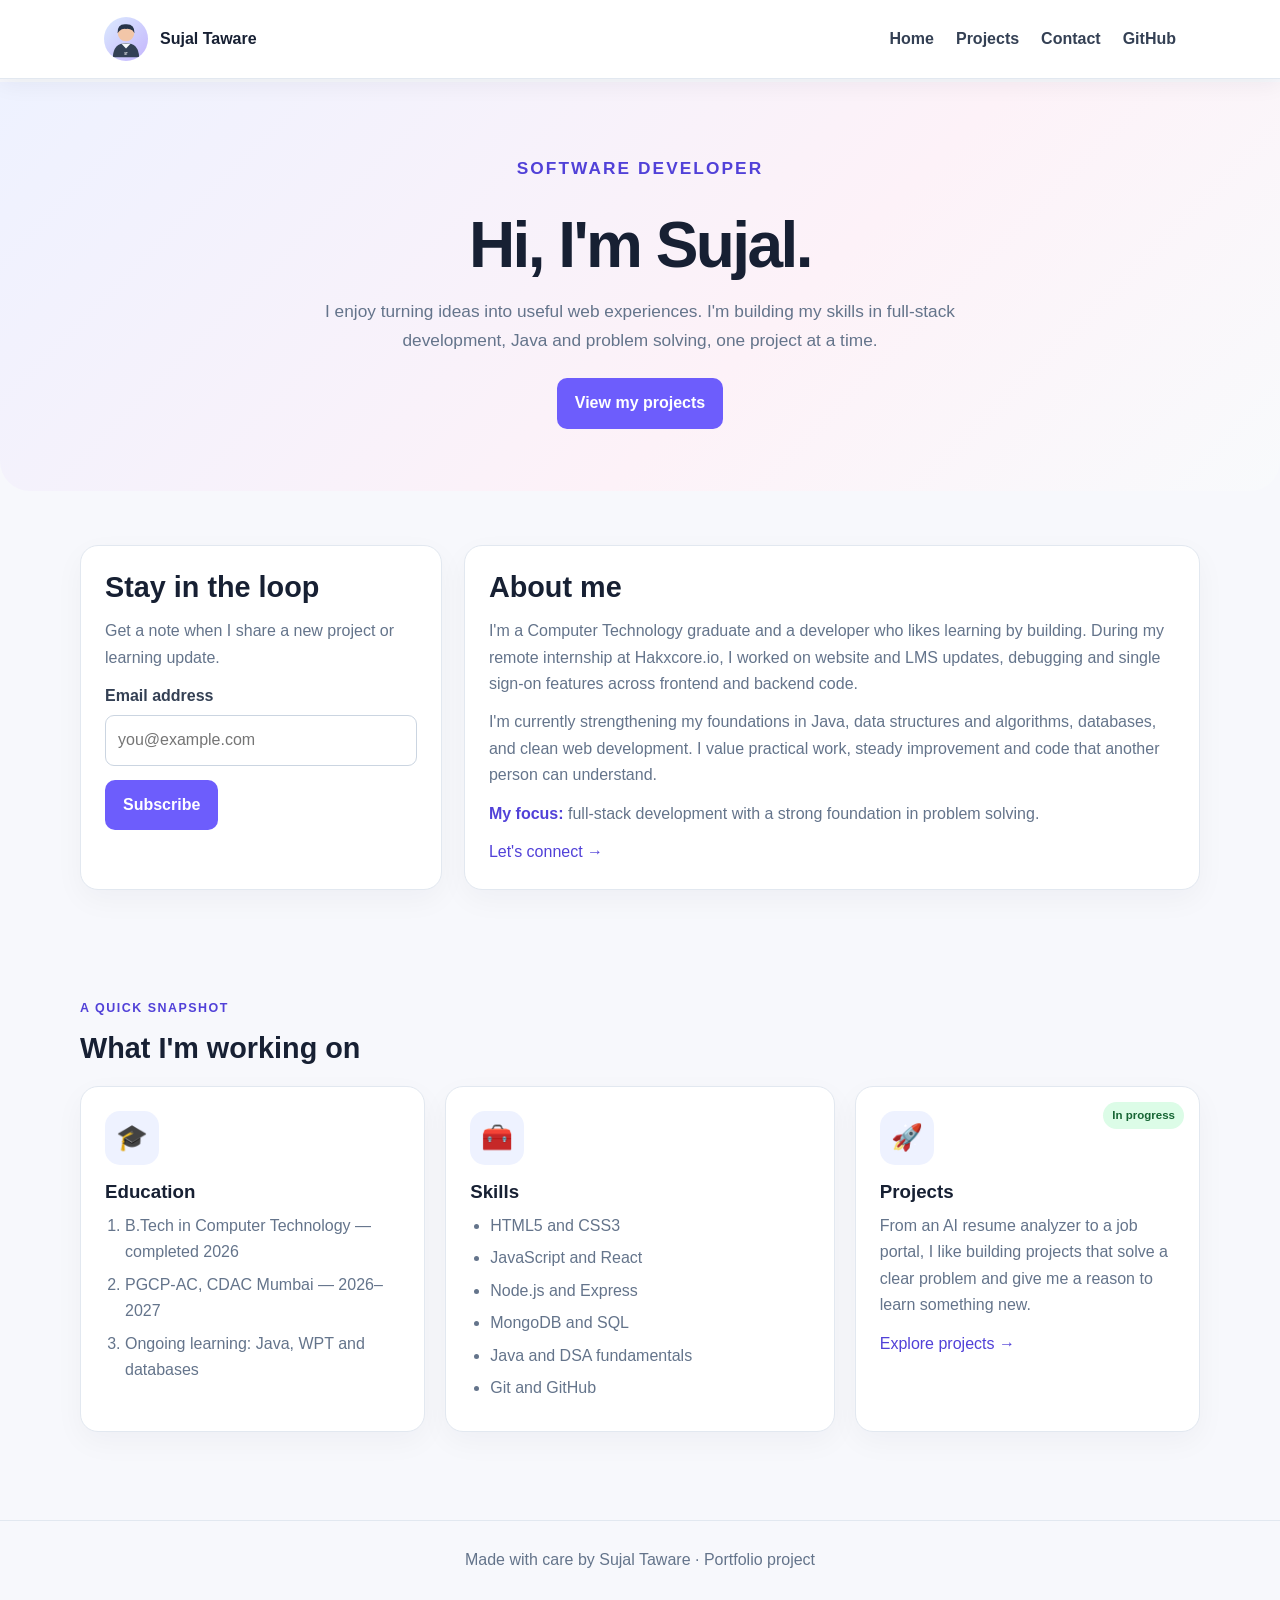
<file: portfolio/index.html>
<!DOCTYPE html>
<html lang="en">
<head>
  <meta charset="UTF-8">
  <meta name="viewport" content="width=device-width, initial-scale=1.0">
  <title>Sujal Taware | Developer Portfolio</title>
  <link rel="stylesheet" href="style.css">
</head>
<body>
  <header class="site-header">
    <div class="nav-row">
      <a class="brand" href="index.html">
        <img src="images/profile-avatar.svg" alt="avatar" width="44" height="44">
        <span>Sujal Taware</span>
      </a>
      <nav id="main-nav" aria-label="Main navigation">
        <a href="index.html">Home</a>
        <a href="projects.html">Projects</a>
        <a href="contact.html">Contact</a>
        <a href="https://github.com/sujaltawarecmaug26" target="_blank" rel="noopener">GitHub</a>
      </nav>
    </div>
  </header>

  <main>
    <section class="hero">
      <p class="eyebrow">Software Developer</p>
      <h1>Hi, I'm Sujal.</h1>
      <p>I enjoy turning ideas into useful web experiences. I'm building my skills in full-stack development, Java and problem solving, one project at a time.</p>
      <a class="button" href="projects.html">View my projects</a>
    </section>

    <section class="section page-wrap">
      <div class="middle-row">
        <aside class="subscribe-box">
          <h2>Stay in the loop</h2>
          <p>Get a note when I share a new project or learning update.</p>
          <form action="#" method="get">
            <label for="subscriber-email">Email address</label>
            <input type="email" id="subscriber-email" name="subscriber-email" placeholder="you@example.com" required>
            <button type="submit">Subscribe</button>
          </form>
          <!-- <p class="note">Demo form — no email is stored yet.</p> -->
        </aside>
        <article class="about-box">
          <h2>About me</h2>
          <p>I'm a Computer Technology graduate and a developer who likes learning by building. During my remote internship at Hakxcore.io, I worked on website and LMS updates, debugging and single sign-on features across frontend and backend code.</p>
          <p>I'm currently strengthening my foundations in Java, data structures and algorithms, databases, and clean web development. I value practical work, steady improvement and code that another person can understand.</p>
          <p><span class="highlight">My focus:</span> full-stack development with a strong foundation in problem solving.</p>
          <a href="contact.html">Let's connect →</a>
        </article>
      </div>
    </section>

    <section class="section page-wrap">
      <p class="eyebrow">A quick snapshot</p>
      <h2>What I'm working on</h2>
      <div class="card-row">
        <article class="card">
          <div class="card-icon" aria-hidden="true">🎓</div>
          <h3>Education</h3>
          <ol class="timeline">
            <li>B.Tech in Computer Technology — completed 2026</li>
            <li>PGCP-AC, CDAC Mumbai — 2026–2027</li>
            <li>Ongoing learning: Java, WPT and databases</li>
          </ol>
        </article>
        <article class="card">
          <div class="card-icon" aria-hidden="true">🧰</div>
          <h3>Skills</h3>
          <ul id="skills-list">
            <li>HTML5 and CSS3</li><li>JavaScript and React</li><li>Node.js and Express</li>
            <li>MongoDB and SQL</li><li>Java and DSA fundamentals</li><li>Git and GitHub</li>
          </ul>
        </article>
        <article class="card">
          <span class="badge-new">In progress</span>
          <div class="card-icon" aria-hidden="true">🚀</div>
          <h3>Projects</h3>
          <p>From an AI resume analyzer to a job portal, I like building projects that solve a clear problem and give me a reason to learn something new.</p>
          <a href="projects.html">Explore projects →</a>
        </article>
      </div>
    </section>
  </main>

  <footer class="site-footer">Made with care by Sujal Taware · Portfolio project</footer>
</body>
</html>
</file>
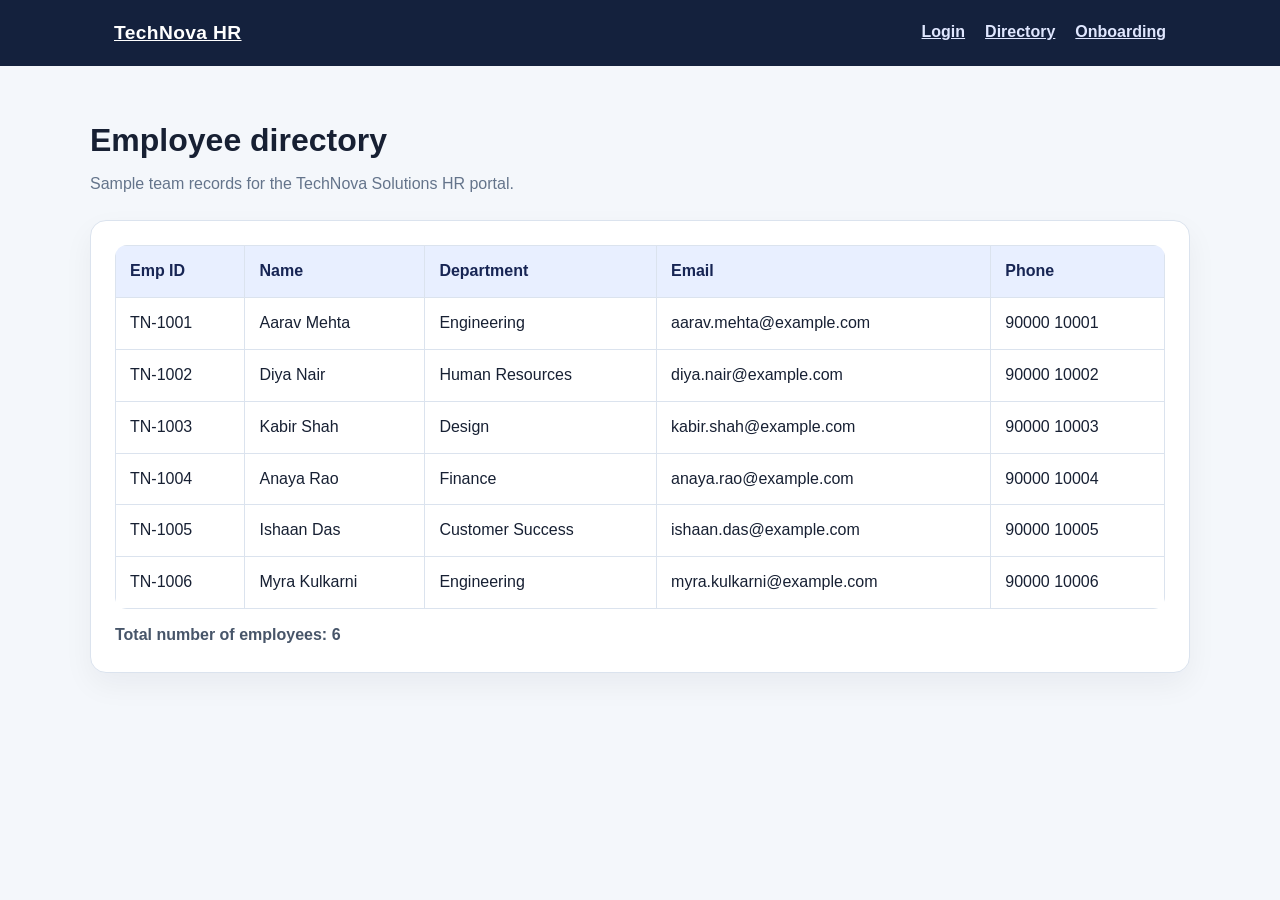
<file: hr-portal/directory.html>
<!DOCTYPE html>
<html lang="en">
<head><meta charset="UTF-8"><meta name="viewport" content="width=device-width, initial-scale=1.0"><title>Employee Directory | TechNova HR</title><link rel="stylesheet" href="style.css"></head>
<body>

<header class="site-header">
  <div class="nav-row">
    <a class="brand" href="login.html">TechNova HR</a>
    <nav aria-label="HR portal navigation">
      <a href="login.html">Login</a><a href="directory.html">Directory</a><a href="onboarding.html">Onboarding</a>
    </nav>
  </div>
</header>

<main>
  <div class="page-heading"><h1>Employee directory</h1><p>Sample team records for the TechNova Solutions HR portal.</p></div>
  <section class="panel">
    <div class="table-wrap">
      <table cellpadding="0" cellspacing="0">
        <thead><tr><th>Emp ID</th><th>Name</th><th>Department</th><th>Email</th><th>Phone</th></tr></thead>
        <tbody>
          <tr><td>TN-1001</td><td>Aarav Mehta</td><td>Engineering</td><td>aarav.mehta@example.com</td><td>90000 10001</td></tr>
          <tr><td>TN-1002</td><td>Diya Nair</td><td>Human Resources</td><td>diya.nair@example.com</td><td>90000 10002</td></tr>
          <tr><td>TN-1003</td><td>Kabir Shah</td><td>Design</td><td>kabir.shah@example.com</td><td>90000 10003</td></tr>
          <tr><td>TN-1004</td><td>Anaya Rao</td><td>Finance</td><td>anaya.rao@example.com</td><td>90000 10004</td></tr>
          <tr><td>TN-1005</td><td>Ishaan Das</td><td>Customer Success</td><td>ishaan.das@example.com</td><td>90000 10005</td></tr>
          <tr><td>TN-1006</td><td>Myra Kulkarni</td><td>Engineering</td><td>myra.kulkarni@example.com</td><td>90000 10006</td></tr>
        </tbody>
      </table>
    </div>
    <p class="total">Total number of employees: 6</p>
  </section>
</main>
</body>
</html>
</file>
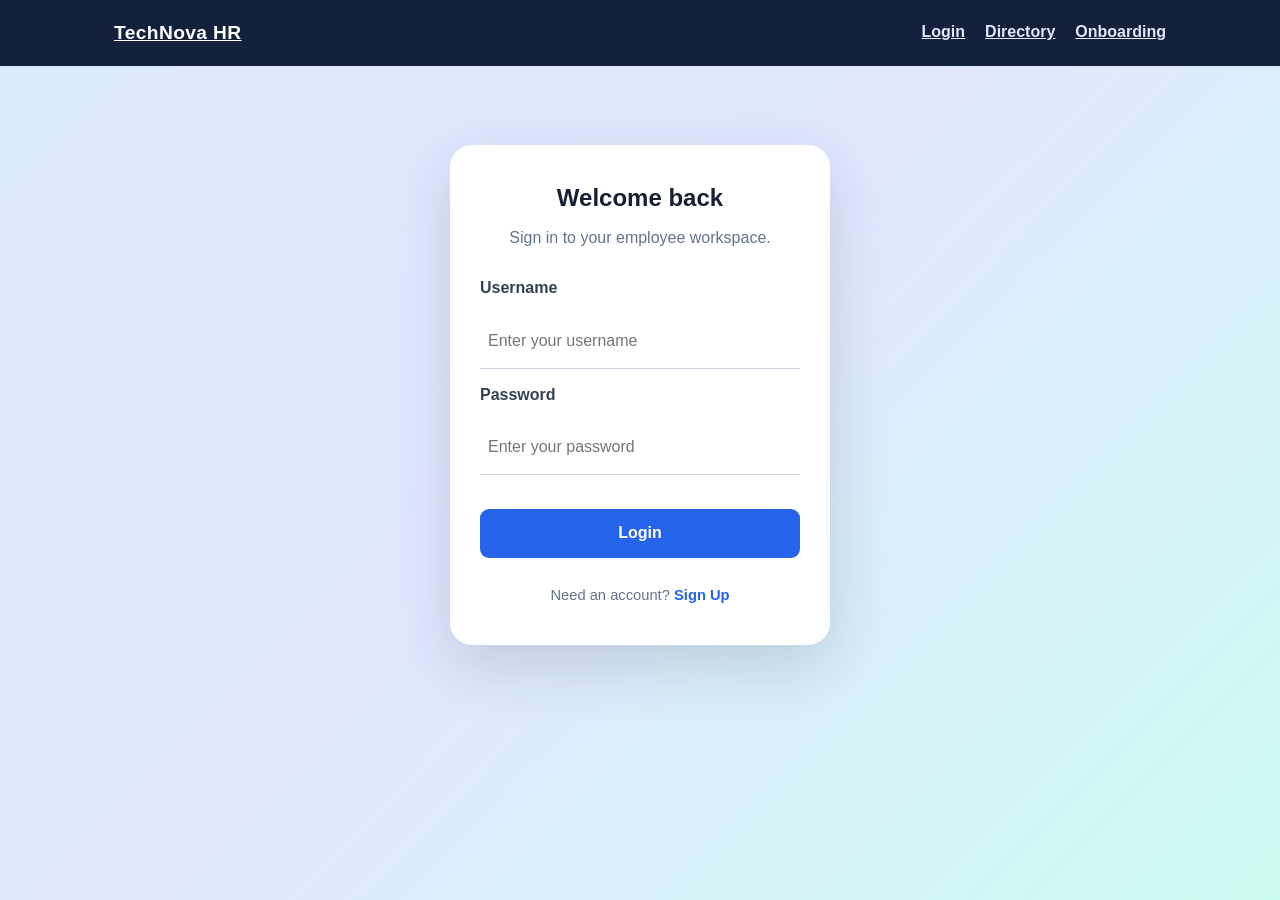
<file: hr-portal/login.html>
<!DOCTYPE html>
<html lang="en">
<head><meta charset="UTF-8"><meta name="viewport" content="width=device-width, initial-scale=1.0"><title>TechNova HR | Login</title><link rel="stylesheet" href="style.css"></head>
<body class="login-page">

<header class="site-header">
  <div class="nav-row">
    <a class="brand" href="login.html">TechNova HR</a>
    <nav aria-label="HR portal navigation">
      <a href="login.html">Login</a><a href="directory.html">Directory</a><a href="onboarding.html">Onboarding</a>
    </nav>
  </div>
</header>

<main>
  <section class="login-card">
    <h1>Welcome back</h1>
    <p>Sign in to your employee workspace.</p>
    <!-- Demo only: this form has no authentication backend yet. -->
    <form action="#" method="post" style="display:block;">
      <label for="username" style="text-align:left;">Username</label>
      <input class="login-input" type="text" id="username" name="username" placeholder="Enter your username" autocomplete="username" required>
      <label for="password" style="text-align:left;">Password</label>
      <input class="login-input" type="password" id="password" name="password" placeholder="Enter your password" autocomplete="current-password" required>
      <button id="login-button" type="submit">Login</button>
    </form>
    <p class="signup-line">Need an account? <a href="onboarding.html">Sign Up</a></p>
  </section>
</main>
</body>
</html>
</file>
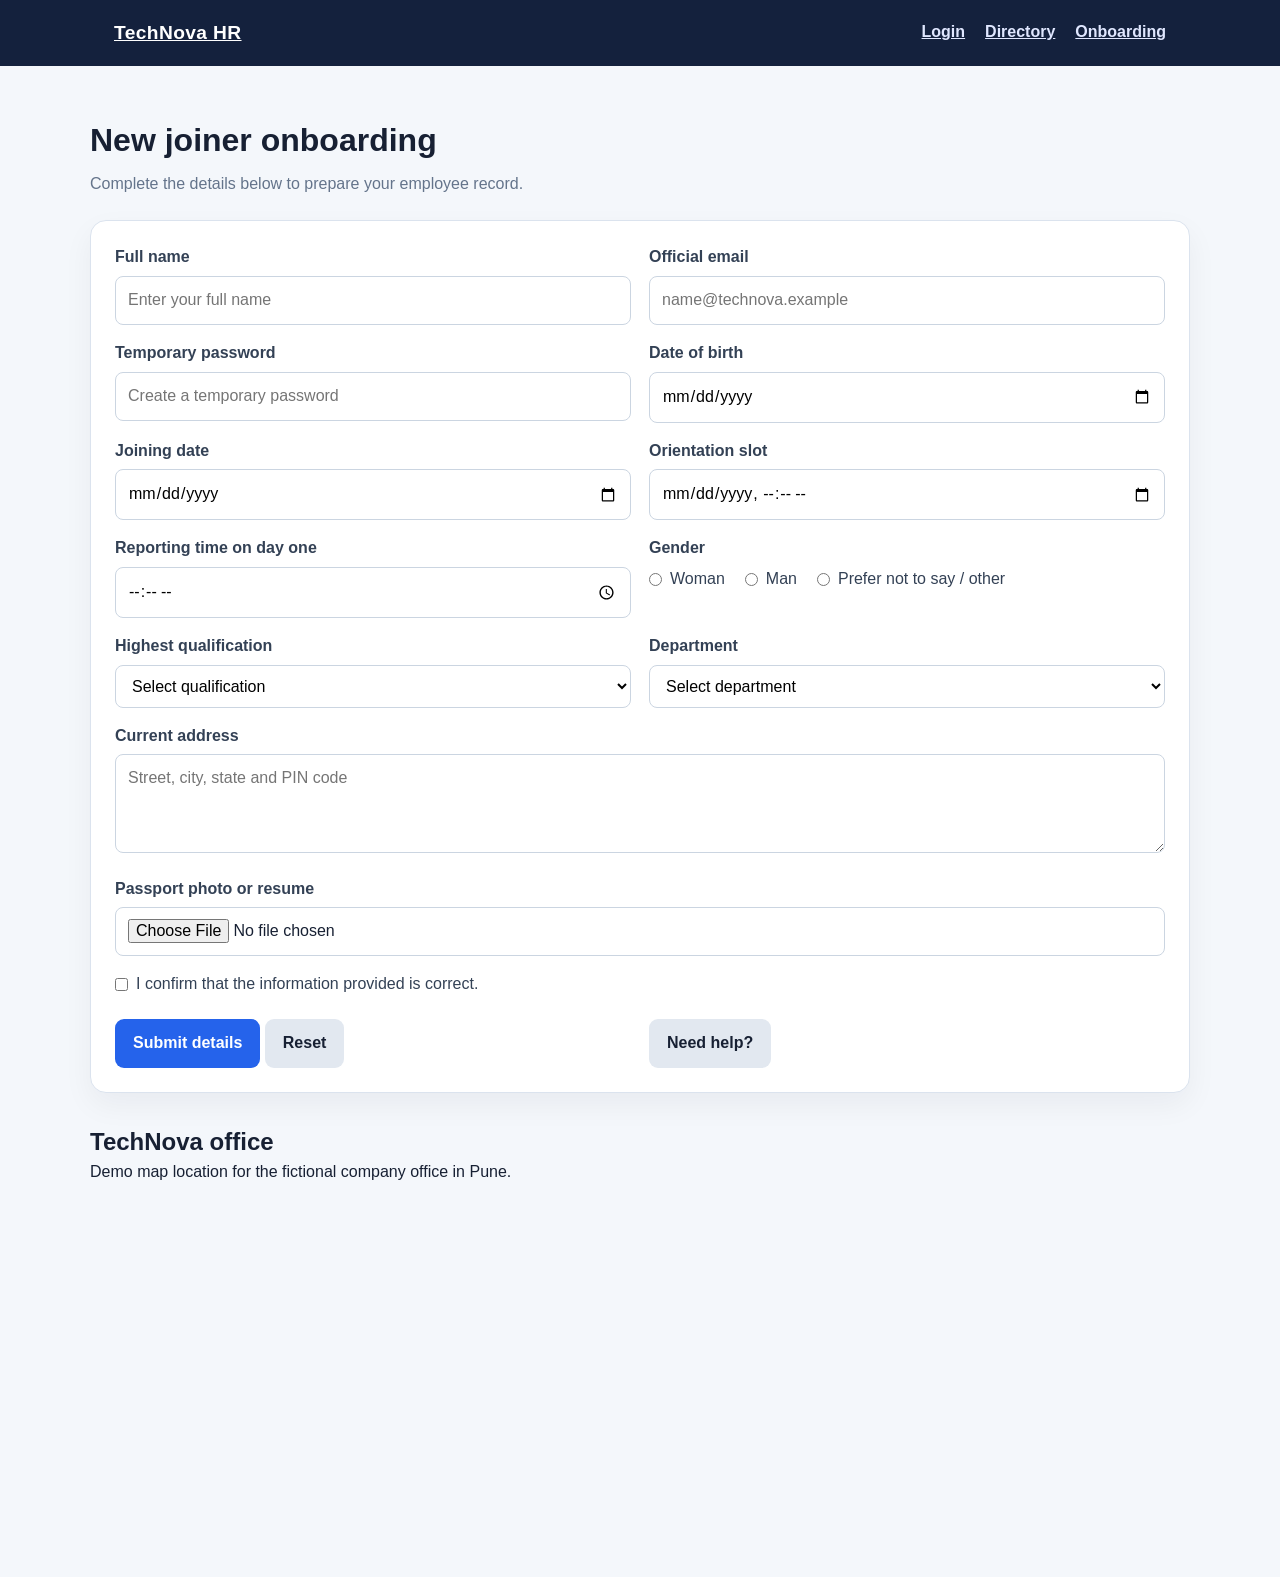
<file: hr-portal/onboarding.html>
<!doctype html>
<html lang="en">
  <head>
    <meta charset="UTF-8" />
    <meta name="viewport" content="width=device-width, initial-scale=1.0" />
    <title>New Joiner Onboarding | TechNova HR</title>
    <link rel="stylesheet" href="style.css" />
  </head>
  <body>
    <header class="site-header">
      <div class="nav-row">
        <a class="brand" href="login.html">TechNova HR</a>
        <nav aria-label="HR portal navigation">
          <a href="login.html">Login</a><a href="directory.html">Directory</a
          ><a href="onboarding.html">Onboarding</a>
        </nav>
      </div>
    </header>

    <main>
      <div class="page-heading">
        <h1>New joiner onboarding</h1>
        <p>Complete the details below to prepare your employee record.</p>
      </div>
      <section class="panel">
        <form
          action="https://example.com/hr/onboarding"
          method="post"
          enctype="multipart/form-data"
        >
          <div>
            <label for="full-name">Full name</label
            ><input
              type="text"
              id="full-name"
              name="full-name"
              placeholder="Enter your full name"
              required
            />
          </div>
          <div>
            <label for="official-email">Official email</label
            ><input
              type="email"
              id="official-email"
              name="official-email"
              placeholder="name@technova.example"
              required
            />
          </div>
          <div>
            <label for="temporary-password">Temporary password</label
            ><input
              type="password"
              id="temporary-password"
              name="temporary-password"
              placeholder="Create a temporary password"
              required
            />
          </div>
          <div>
            <label for="date-of-birth">Date of birth</label
            ><input
              type="date"
              id="date-of-birth"
              name="date-of-birth"
              required
            />
          </div>
          <div>
            <label for="joining-date">Joining date</label
            ><input
              type="date"
              id="joining-date"
              name="joining-date"
              required
            />
          </div>
          <div>
            <label for="orientation-slot">Orientation slot</label
            ><input
              type="datetime-local"
              id="orientation-slot"
              name="orientation-slot"
              required
            />
          </div>
          <div>
            <label for="reporting-time">Reporting time on day one</label
            ><input
              type="time"
              id="reporting-time"
              name="reporting-time"
              required
            />
          </div>
          <div>
            <label>Gender</label>
            <div class="radio-options">
              <label
                ><input
                  type="radio"
                  id="gender-woman"
                  name="gender"
                  value="woman"
                  required
                />
                Woman</label
              >
              <label
                ><input
                  type="radio"
                  id="gender-man"
                  name="gender"
                  value="man"
                />
                Man</label
              >
              <label
                ><input
                  type="radio"
                  id="gender-other"
                  name="gender"
                  value="other"
                />
                Prefer not to say / other</label
              >
            </div>
          </div>
          <div>
            <label for="qualification">Highest qualification</label
            ><select id="qualification" name="qualification" required>
              <option value="">Select qualification</option>
              <option value="diploma">Diploma</option>
              <option value="bachelors">Bachelor's degree</option>
              <option value="masters">Master's degree</option>
              <option value="doctorate">Doctorate</option>
              <option value="other">Other</option>
            </select>
          </div>
          <div>
            <label for="department">Department</label
            ><select id="department" name="department" required>
              <option value="">Select department</option>
              <option value="engineering">Engineering</option>
              <option value="hr">Human Resources</option>
              <option value="design">Design</option>
              <option value="finance">Finance</option>
              <option value="customer-success">Customer Success</option>
            </select>
          </div>
          <div class="field-full">
            <label for="current-address">Current address</label
            ><textarea
              id="current-address"
              name="current-address"
              rows="3"
              placeholder="Street, city, state and PIN code"
              required
            ></textarea>
          </div>
          <div class="field-full">
            <label for="joiner-file">Passport photo or resume</label
            ><input
              type="file"
              id="joiner-file"
              name="joiner-file"
              accept=".jpg,.jpeg,.png,.pdf,.doc,.docx"
              required
            />
          </div>
          <div class="field-full">
            <label class="declaration"
              ><input
                type="checkbox"
                id="declaration"
                name="declaration"
                required
              />
              I confirm that the information provided is correct.</label
            >
          </div>
          <div>
            <button type="submit">Submit details</button>
            <button class="reset-button" type="reset">Reset</button>
          </div>
          <div>
           <button
              type="button"
              class="reset-button"
              onclick="alert('Help feature coming soon!')"
            >
              Need help?
            </button>
          </div>
        </form>
      </section>
      <section style="margin-top: 30px">
        <h2>TechNova office</h2>
        <p>Demo map location for the fictional company office in Pune.</p>
        <iframe
          class="office-map"
          title="Map of Pune for TechNova office"
          loding="lazy"
          src="https://maps.google.com/maps?q=Pune%2C%20Maharashtra&t=&z=11&ie=UTF8&iwloc=&output=embed"
        ></iframe>
      </section>
    </main>
  </body>
</html>
</file>
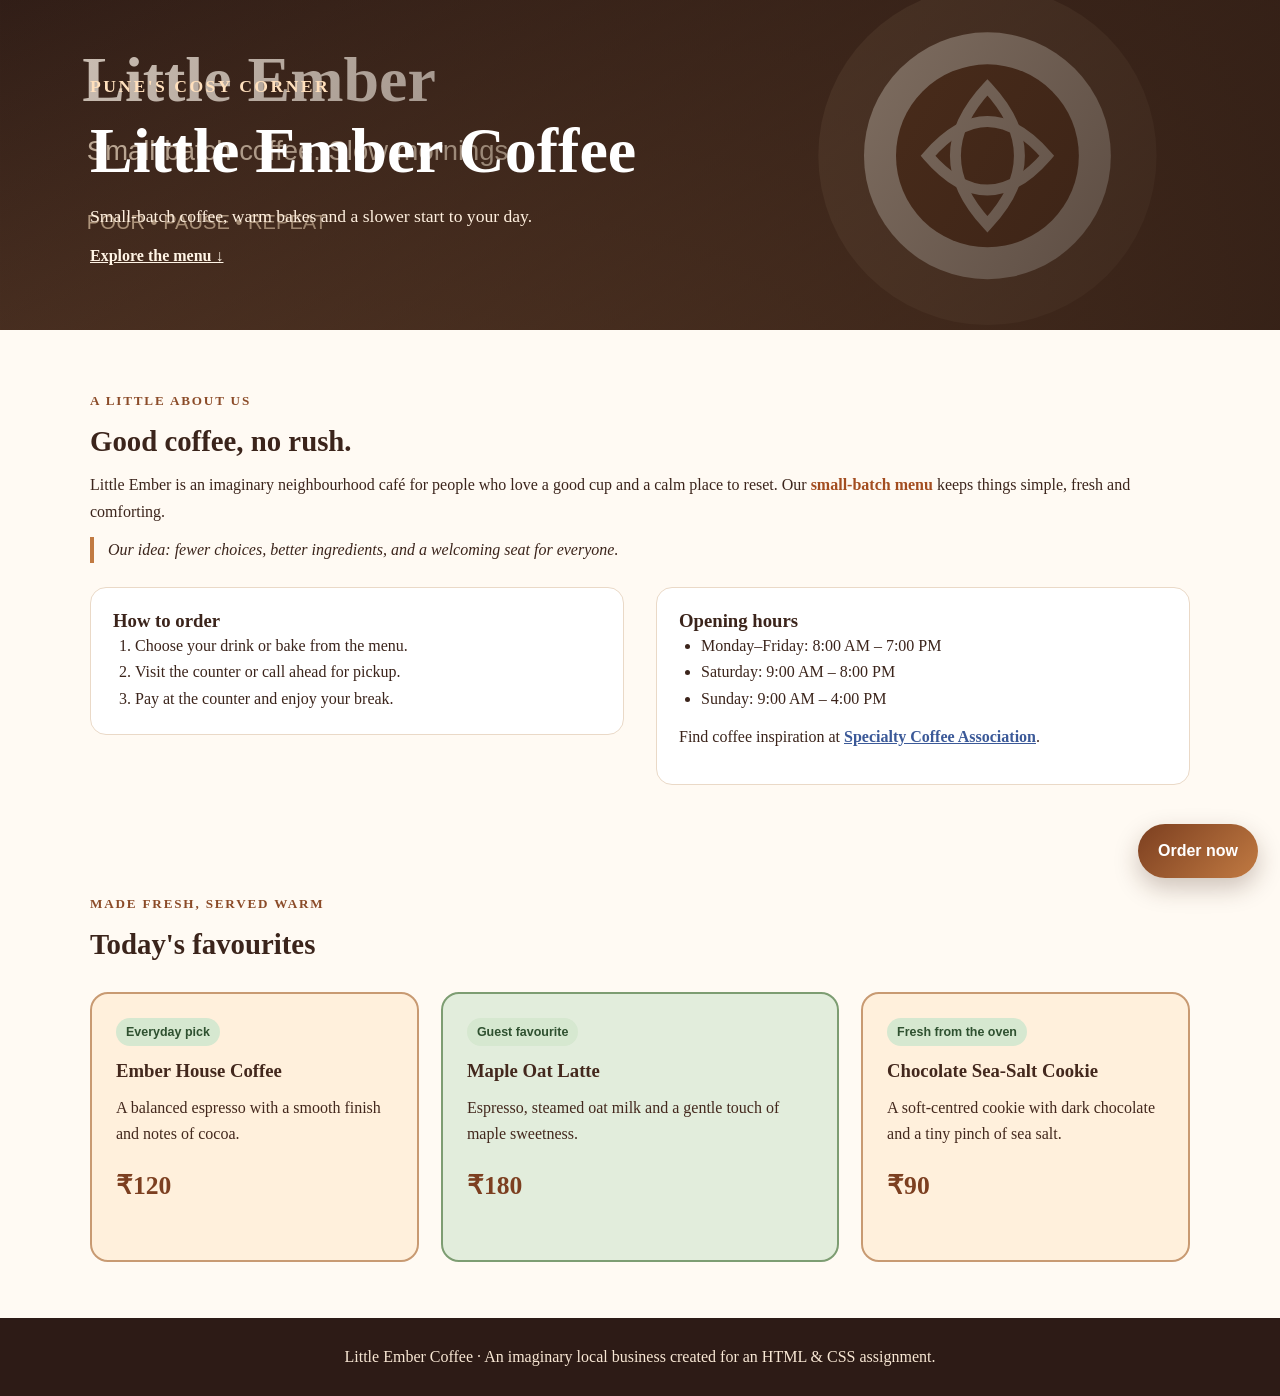
<file: landing-page/landing.html>
<!DOCTYPE html>
<html lang="en">
<head>
  <meta charset="UTF-8">
  <meta name="viewport" content="width=device-width, initial-scale=1.0">
  <title>Little Ember Coffee | Pune</title>
  <link rel="stylesheet" href="landing.css">
  <style>
    .season-note { border-left: 4px solid #c17a42; padding-left: 14px; font-style: italic; }
  </style>
</head>
<body>
  <header id="banner">
    <div class="banner-copy">
      <p class="kicker" style="color: #ffe0bd;">Pune's cosy corner</p>
      <h1>Little Ember Coffee</h1>
      <p>Small-batch coffee, warm bakes and a slower start to your day.</p>
      <a class="text-link" href="#offers" style="color:#fff4e5;">Explore the menu ↓</a>
    </div>
  </header>
  <main>
    <section class="section">
      <p class="kicker">A little about us</p>
      <h2>Good coffee, no rush.</h2>
      <p>Little Ember is an imaginary neighbourhood café for people who love a good cup and a calm place to reset. Our <span class="highlight">small-batch menu</span> keeps things simple, fresh and comforting.</p>
      <p class="season-note">Our idea: fewer choices, better ingredients, and a welcoming seat for everyone.</p>
      <div class="info-row" style="margin-top:24px;">
        <section class="info-panel">
          <h3>How to order</h3>
          <ol>
            <li>Choose your drink or bake from the menu.</li>
            <li>Visit the counter or call ahead for pickup.</li>
            <li>Pay at the counter and enjoy your break.</li>
          </ol>
        </section>
        <section class="info-panel">
          <h3>Opening hours</h3>
          <ul>
            <li>Monday–Friday: 8:00 AM – 7:00 PM</li>
            <li>Saturday: 9:00 AM – 8:00 PM</li>
            <li>Sunday: 9:00 AM – 4:00 PM</li>
          </ul>
          <p>Find coffee inspiration at <a href="https://sca.coffee/" target="_blank" rel="noopener">Specialty Coffee Association</a>.</p>
        </section>
      </div>
    </section>
    <section class="section" id="offers">
      <p class="kicker">Made fresh, served warm</p>
      <h2>Today's favourites</h2>
      <div class="offer-row">
        <article class="offer-card">
          <span class="pill">Everyday pick</span>
          <h3 style="margin-top:14px;">Ember House Coffee</h3>
          <p>A balanced espresso with a smooth finish and notes of cocoa.</p>
          <p class="price">₹120</p>
        </article>
        <article class="offer-card featured">
          <span class="pill">Guest favourite</span>
          <h3 style="margin-top:14px;">Maple Oat Latte</h3>
          <p>Espresso, steamed oat milk and a gentle touch of maple sweetness.</p>
          <p class="price">₹180</p>
        </article>
        <article class="offer-card">
          <span class="pill">Fresh from the oven</span>
          <h3 style="margin-top:14px;">Chocolate Sea-Salt Cookie</h3>
          <p>A soft-centred cookie with dark chocolate and a tiny pinch of sea salt.</p>
          <p class="price">₹90</p>
        </article>
      </div>
    </section>
  </main>
  <a id="order-button" href="mailto:hello@littleember.example">Order now</a>
  <footer>Little Ember Coffee · An imaginary local business created for an HTML & CSS assignment.</footer>
</body>
</html>
</file>
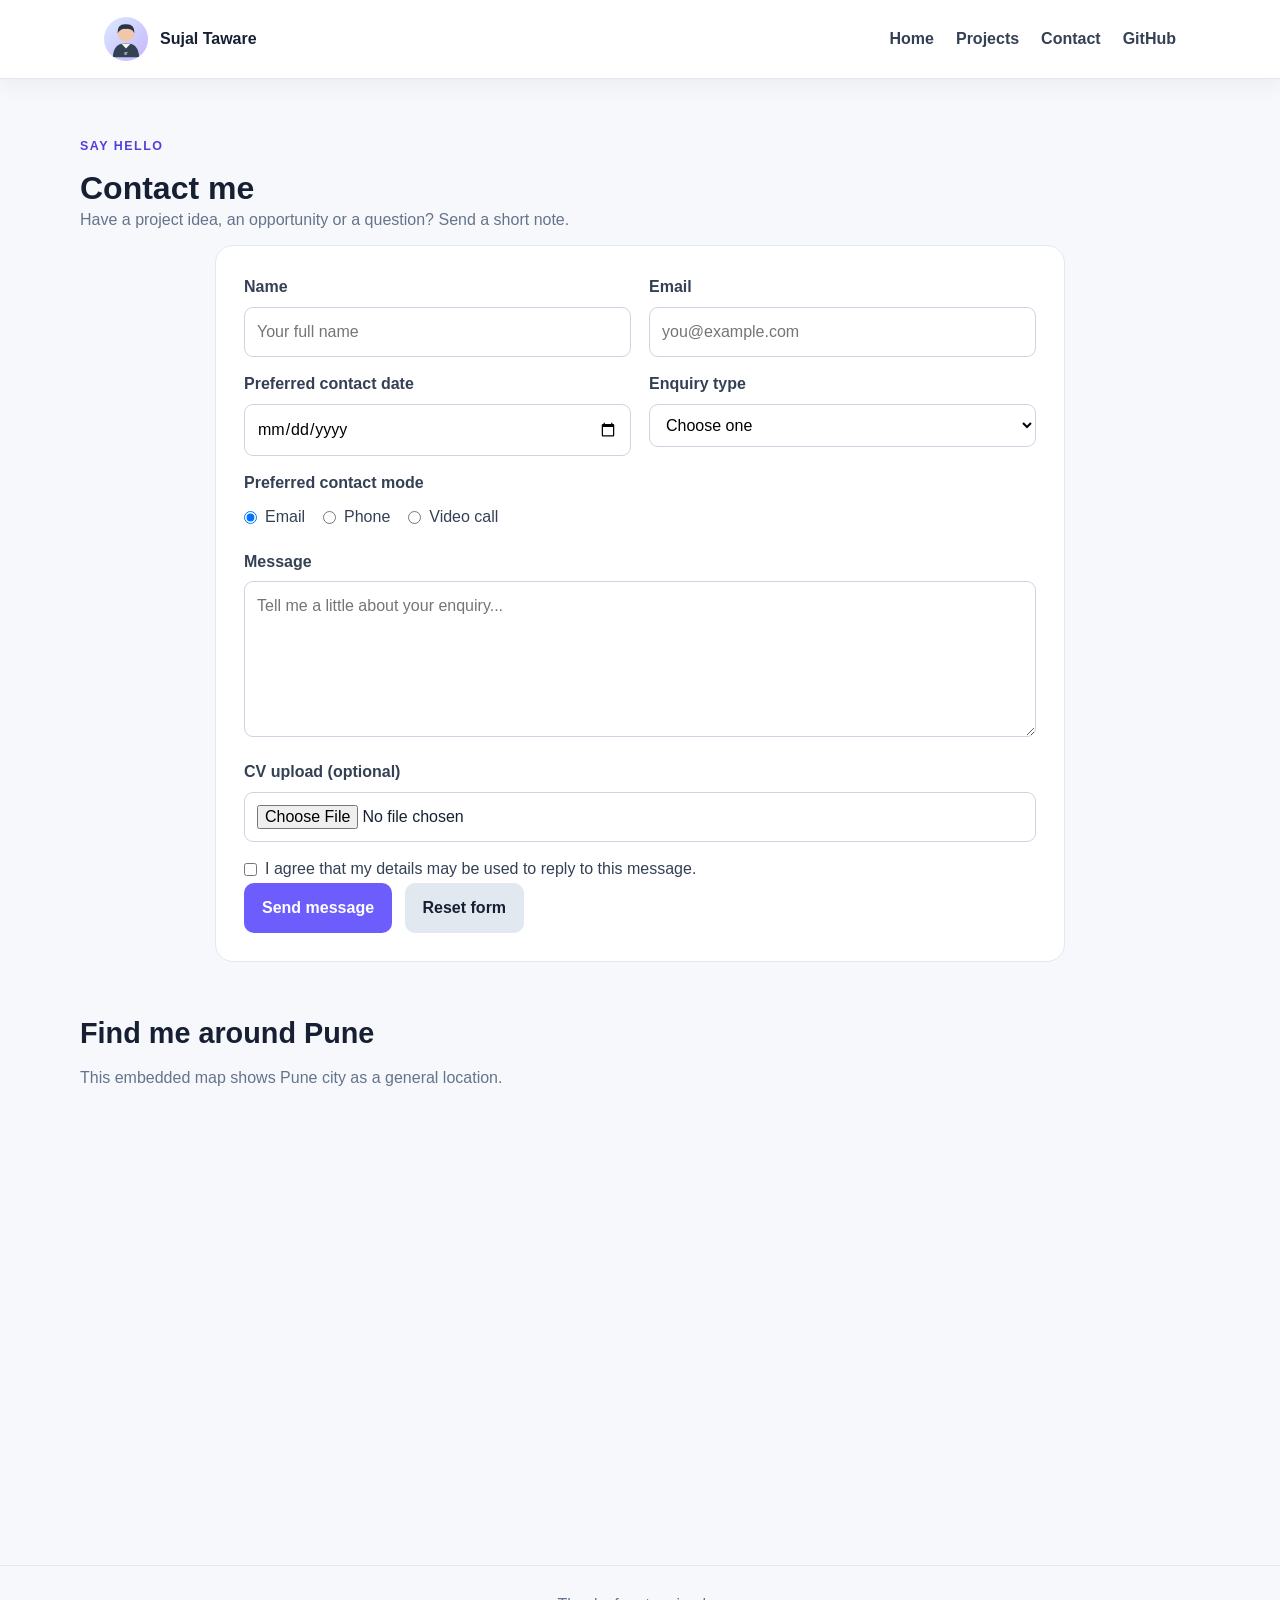
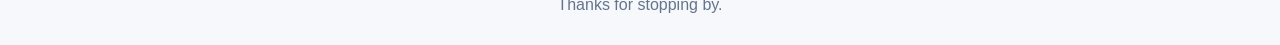
<file: portfolio/contact.html>
<!DOCTYPE html>
<html lang="en">
<head>
  <meta charset="UTF-8">
  <meta name="viewport" content="width=device-width, initial-scale=1.0">
  <title>Contact | Sujal Taware</title>
  <link rel="stylesheet" href="style.css">
</head>
<body>
  <header class="site-header">
    <div class="nav-row">
      <a class="brand" href="index.html"><img src="images/profile-avatar.svg" alt="Sujal initials avatar" width="44" height="44"><span>Sujal Taware</span></a>
      <nav id="main-nav" aria-label="Main navigation">
        <a href="index.html">Home</a><a href="projects.html">Projects</a><a href="contact.html">Contact</a>
        <a href="https://github.com/sujaltawarecmaug26" target="_blank" rel="noopener">GitHub</a>
      </nav>
    </div>
  </header>
  <main class="page-wrap section">
    <div class="projects-intro">
      <p class="eyebrow">Say hello</p><h1>Contact me</h1>
      <p>Have a project idea, an opportunity or a question? Send a short note.</p>
    </div>
    <form class="form-card" id="contact-form" action="https://example.com/contact" method="post" enctype="multipart/form-data">
      <div class="form-grid">
        <div><label for="full-name">Name</label><input type="text" id="full-name" name="full-name" placeholder="Your full name" required></div>
        <div><label for="email">Email</label><input type="email" id="email" name="email" placeholder="you@example.com" required></div>
        <div><label for="contact-date">Preferred contact date</label><input type="date" id="contact-date" name="contact-date"></div>
        <div><label for="enquiry-type">Enquiry type</label><select id="enquiry-type" name="enquiry-type" required><option value="">Choose one</option><option value="job">Job opportunity</option><option value="project">Project collaboration</option><option value="question">General question</option><option value="other">Other</option></select></div>
        <div class="full-width">
          <label>Preferred contact mode</label>
          <div class="radio-line">
            <label><input type="radio" id="contact-email" name="contact-mode" value="email" checked> Email</label>
            <label><input type="radio" id="contact-phone" name="contact-mode" value="phone"> Phone</label>
            <label><input type="radio" id="contact-video" name="contact-mode" value="video"> Video call</label>
          </div>
        </div>
        <div class="full-width"><label for="message">Message</label><textarea id="message" name="message" rows="5" placeholder="Tell me a little about your enquiry..." required></textarea></div>
        <div class="full-width"><label for="cv-upload">CV upload (optional)</label><input type="file" id="cv-upload" name="cv-upload" accept=".pdf,.doc,.docx"></div>
        <div class="full-width"><label class="check-line"><input type="checkbox" id="consent" name="consent" required> I agree that my details may be used to reply to this message.</label></div>
      </div>
      <button type="submit">Send message</button>
      <button type="reset" style="background:#e2e8f0;color:#172033;margin-left:8px;">Reset form</button>
      <!-- Demo endpoint only: replace example.com with a real server endpoint before production. -->
    </form>
    <section class="section">
      <h2>Find me around Pune</h2>
      <p>This embedded map shows Pune city as a general location.</p>
      <iframe title="Map of Pune, Maharashtra" loading="lazy" src="https://maps.google.com/maps?q=Pune%2C%20Maharashtra&t=&z=11&ie=UTF8&iwloc=&output=embed" allowfullscreen></iframe>
    </section>
  </main>
  <footer class="site-footer">Thanks for stopping by.</footer>
</body>
</html>
</file>
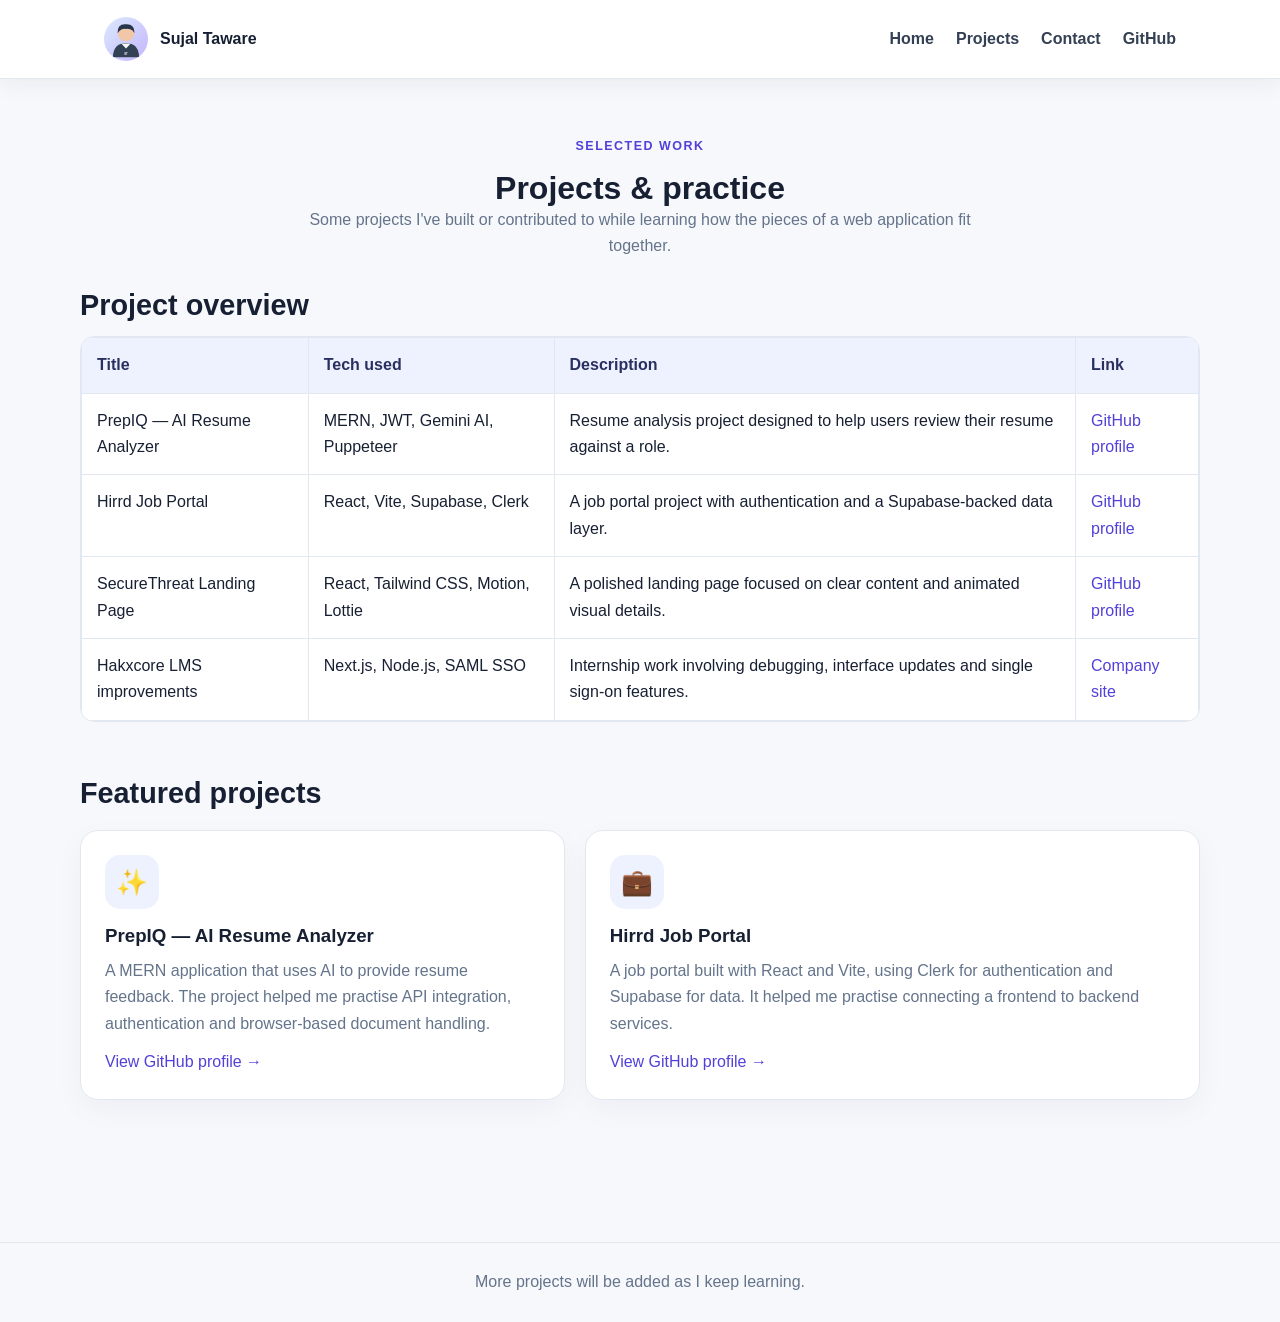
<file: portfolio/projects.html>
<!DOCTYPE html>
<html lang="en">
<head>
  <meta charset="UTF-8">
  <meta name="viewport" content="width=device-width, initial-scale=1.0">
  <title>Projects | Sujal Taware</title>
  <link rel="stylesheet" href="style.css">
  <style>
    /* Internal CSS: gives this page's table a little extra breathing room. */
    .projects-intro { max-width: 720px; margin: 0 auto 28px; text-align: center; }
  </style>
</head>
<body>
  <header class="site-header">
    <div class="nav-row">
      <a class="brand" href="index.html"><img src="images/profile-avatar.svg" alt="Sujal initials avatar" width="44" height="44"><span>Sujal Taware</span></a>
      <nav id="main-nav" aria-label="Main navigation">
        <a href="index.html">Home</a><a href="projects.html">Projects</a><a href="contact.html">Contact</a>
        <a href="https://github.com/sujaltawarecmaug26" target="_blank" rel="noopener">GitHub</a>
      </nav>
    </div>
  </header>
  <main class="page-wrap section">
    <div class="projects-intro">
      <p class="eyebrow">Selected work</p>
      <h1>Projects & practice</h1>
      <p>Some projects I've built or contributed to while learning how the pieces of a web application fit together.</p>
    </div>
    <h2>Project overview</h2>
    <div class="table-wrap">
      <table id="project-table">
        <thead><tr><th>Title</th><th>Tech used</th><th>Description</th><th>Link</th></tr></thead>
        <tbody>
          <tr><td>PrepIQ — AI Resume Analyzer</td><td>MERN, JWT, Gemini AI, Puppeteer</td><td>Resume analysis project designed to help users review their resume against a role.</td><td><a href="https://github.com/sujaltawarecmaug26" target="_blank" rel="noopener">GitHub profile</a></td></tr>
          <tr><td>Hirrd Job Portal</td><td>React, Vite, Supabase, Clerk</td><td>A job portal project with authentication and a Supabase-backed data layer.</td><td><a href="https://github.com/sujaltawarecmaug26" target="_blank" rel="noopener">GitHub profile</a></td></tr>
          <tr><td>SecureThreat Landing Page</td><td>React, Tailwind CSS, Motion, Lottie</td><td>A polished landing page focused on clear content and animated visual details.</td><td><a href="https://github.com/sujaltawarecmaug26" target="_blank" rel="noopener">GitHub profile</a></td></tr>
          <tr><td>Hakxcore LMS improvements</td><td>Next.js, Node.js, SAML SSO</td><td>Internship work involving debugging, interface updates and single sign-on features.</td><td><a href="https://hakxcore.io/" target="_blank" rel="noopener">Company site</a></td></tr>
        </tbody>
      </table>
    </div>
    <section class="section">
      <h2>Featured projects</h2>
      <div class="project-cards">
        <article class="project-feature card">
          <div class="card-icon" aria-hidden="true">✨</div>
          <h3>PrepIQ — AI Resume Analyzer</h3>
          <p>A MERN application that uses AI to provide resume feedback. The project helped me practise API integration, authentication and browser-based document handling.</p>
          <a href="https://github.com/sujaltawarecmaug26" target="_blank" rel="noopener">View GitHub profile →</a>
        </article>
        <article class="project-feature card">
          <div class="card-icon" aria-hidden="true">💼</div>
          <h3>Hirrd Job Portal</h3>
          <p>A job portal built with React and Vite, using Clerk for authentication and Supabase for data. It helped me practise connecting a frontend to backend services.</p>
          <a href="https://github.com/sujaltawarecmaug26" target="_blank" rel="noopener">View GitHub profile →</a>
        </article>
      </div>
    </section>
  </main>
  <footer class="site-footer">More projects will be added as I keep learning.</footer>
</body>
</html>
</file>
<file: portfolio/style.css>
/* Selector precedence (for competing ordinary declarations): ID > class/attribute/pseudo-class > element/pseudo-element > universal.
   Source order breaks ties; !important and origin/layer rules can change the cascade. */

/* Universal selector */
* { box-sizing: border-box; margin: 0; padding: 0; }

:root {
  --ink: #172033;
  --muted: #64748b;
  --paper: #f7f8fc;
  --card: #ffffff;
  --accent: #6d5dfc;
  --accent-dark: #5141d8;
  --line: #e2e8f0; 
}

html { scroll-behavior: smooth; }
body {
  padding-top: 82px;
  background: var(--paper);
  color: var(--ink);
  font-family: "Segoe UI", Arial, sans-serif;
  line-height: 1.65;
}
h1, h2, h3 { line-height: 1.2; }
h2 { margin-bottom: 14px; font-size: 1.8rem; }
h3 { margin-bottom: 10px; }
p { color: var(--muted); margin-bottom: 12px; }
a { color: var(--accent-dark); text-decoration: none; }
a:hover { text-decoration: underline; }

.site-header {
  position: fixed;
  top: 0;
  left: 0;
  right: 0;
  z-index: 20;
  background: rgba(255,255,255,.96);
  border-bottom: 1px solid var(--line);
  box-shadow: 0 5px 22px rgba(23,32,51,.06);
}
.nav-row {
  max-width: 1120px;
  min-height: 78px;
  margin: 0 auto;
  padding: 12px 24px;
  display: flex;
  align-items: center;
  justify-content: space-between;
  gap: 24px;
}
.brand { display: flex; align-items: center; gap: 12px; color: var(--ink); font-weight: 750; }
.brand img { width: 44px; height: 44px; border-radius: 50%; }
#main-nav { display: flex; align-items: center; gap: 22px; }
#main-nav a { color: #344054; font-weight: 650; transition: color .2s ease; }
#main-nav a:hover { color: var(--accent); text-decoration: none; }
.page-wrap { width: min(1120px, calc(100% - 40px)); margin: 0 auto; }
.hero {
  padding: 72px 20px 62px;
  text-align: center;
  background: linear-gradient(135deg, #eef2ff, #fdf2f8 60%, #f8fafc);
  border-radius: 0 0 30px 30px;
}
.eyebrow { color: var(--accent-dark); font-weight: 750; text-transform: uppercase; letter-spacing: .12em; font-size: .78rem; }
.hero h1 { margin: 14px 0; font-size: clamp(2.2rem, 5vw, 4rem); letter-spacing: -.04em; }
.hero p { max-width: 650px; margin: 0 auto 24px; font-size: 1.08rem; }
.highlight { color: var(--accent-dark); font-weight: 750; }
.button, button {
  display: inline-block; border: 0; border-radius: 10px; padding: 12px 18px;
  background: var(--accent); color: #fff; font: inherit; font-weight: 700; cursor: pointer;
  transition: background .2s ease, transform .2s ease;
}
.button:hover, button:hover { background: var(--accent-dark); transform: translateY(-2px); text-decoration: none; }
.section { padding: 54px 0; }
.middle-row { display: flex; align-items: stretch; gap: 22px; }
.subscribe-box, .about-box, .card, .project-feature { background: var(--card); border: 1px solid var(--line); border-radius: 18px; padding: 24px; box-shadow: 0 10px 30px rgba(23,32,51,.04); }
.subscribe-box { flex: 1; min-width: 250px; }
.about-box { flex: 2.2; }
input, select, textarea { width: 100%; border: 1px solid #cbd5e1; border-radius: 9px; padding: 11px 12px; font: inherit; margin: 6px 0 14px; background: #fff; }
label { display: block; font-weight: 650; color: #344054; }
.card-row, .project-cards { display: flex; justify-content: center; gap: 20px; align-items: stretch; }
.card { width: 31%; margin: 6px 0; position: relative; }
.card:first-child { flex: 1; }
.card:nth-child(2) { flex: 1.15; }
.card:nth-child(3) { flex: 1; }
.card-icon { width: 54px; height: 54px; display: grid; place-items: center; background: #eef2ff; border-radius: 15px; font-size: 1.6rem; margin-bottom: 16px; }
.card ul, .timeline { padding-left: 20px; color: var(--muted); }
.card li { margin: 6px 0; }
.badge-new { position: absolute; top: 15px; right: 15px; background: #dcfce7; color: #166534; border-radius: 30px; padding: 4px 9px; font-size: .72rem; font-weight: 800; }
.note { color: var(--muted); font-size: .9rem; }
.site-footer { margin-top: 28px; padding: 26px 20px; text-align: center; color: var(--muted); border-top: 1px solid var(--line); }
.table-wrap { overflow-x: auto; background: #fff; border: 1px solid var(--line); border-radius: 14px; }
table { width: 100%; border-collapse: collapse; }
th, td { padding: 14px 15px; border: 1px solid var(--line); text-align: left; vertical-align: top; }
th { background: #eef2ff; color: #29305f; }
.project-feature { flex: 1; }
.project-feature:nth-child(2) { flex: 1.3; }
.form-card { max-width: 850px; margin: 0 auto; background: #fff; border: 1px solid var(--line); border-radius: 18px; padding: 28px; }
.form-grid { display: grid; grid-template-columns: repeat(2, minmax(0,1fr)); gap: 0 18px; }
.full-width { grid-column: 1 / -1; }
.radio-line { display: flex; flex-wrap: wrap; gap: 18px; margin: 8px 0 18px; }
.radio-line label, .check-line { display: flex; align-items: center; gap: 8px; font-weight: 500; }
.radio-line input, .check-line input { width: auto; margin: 0; }
iframe { width: 100%; min-height: 300px; border: 0; border-radius: 14px; margin-top: 18px; }
@media (max-width: 760px) {
  .nav-row { flex-direction: column; gap: 8px; }
  #main-nav { flex-wrap: wrap; justify-content: center; gap: 12px; }
  body { padding-top: 125px; }
  .middle-row, .card-row, .project-cards { flex-direction: column; }
  .card { width: 100%; }
  .form-grid { grid-template-columns: 1fr; }
}
</file>
<file: hr-portal/style.css>
/* Shared stylesheet for all three TechNova HR portal pages. */
* { box-sizing: border-box; margin: 0; padding: 0; }
:root { --navy: #14213d; --blue: #2563eb; --teal: #14b8a6; --paper: #f4f7fb; --line: #dbe3ee; }
body { min-height: 100vh; padding-top: 82px; font-family: "Segoe UI", Arial, sans-serif; color: #172033; background: var(--paper); line-height: 1.55; }
.site-header { position: fixed; top: 0; left: 0; right: 0; z-index: 10; background: var(--navy); color: white; }
.nav-row { max-width: 1100px; margin: auto; padding: 18px 24px; display: flex; align-items: center; justify-content: space-between; gap: 20px; }
.brand { color: white; font-size: 1.2rem; font-weight: 800; letter-spacing: .02em; }
nav { display: flex; gap: 20px; flex-wrap: wrap; }
nav a { color: #e0e7ff; font-weight: 600; transition: color .2s ease; }
nav a:hover { color: #5eead4; text-decoration: none; }
main { width: min(1100px, calc(100% - 36px)); margin: 34px auto 60px; }
.page-heading { margin-bottom: 24px; }
.page-heading p { color: #64748b; margin-top: 6px; }
.panel { background: white; border: 1px solid var(--line); border-radius: 16px; padding: 24px; box-shadow: 0 12px 30px rgba(15,23,42,.05); }
table { width: 100%; border-collapse: collapse; background: white; }
th, td { border: 1px solid var(--line); padding: 13px 14px; text-align: left; }
th { background: #e8efff; color: #172554; }
.table-wrap { overflow-x: auto; border-radius: 12px; }
.total { margin-top: 14px; color: #475569; font-weight: 700; }
form { display: grid; grid-template-columns: repeat(2,minmax(0,1fr)); gap: 16px 18px; }
.field-full { grid-column: 1 / -1; }
label { display: block; margin-bottom: 6px; color: #334155; font-weight: 650; }
input, select, textarea { width: 100%; border: 1px solid #cbd5e1; border-radius: 8px; padding: 11px 12px; font: inherit; background: #fff; }
input:focus, select:focus, textarea:focus { outline: 2px solid #bfdbfe; border-color: var(--blue); }
.radio-options { display: flex; gap: 20px; flex-wrap: wrap; }
.radio-options label, .declaration { display: flex; align-items: center; gap: 8px; font-weight: 500; }
.radio-options input, .declaration input { width: auto; }
button, .button { border: 0; border-radius: 9px; padding: 12px 18px; background: var(--blue); color: white; font: inherit; font-weight: 750; cursor: pointer; transition: background .2s ease, transform .2s ease; }
button:hover, .button:hover { background: #1d4ed8; transform: translateY(-1px); }
.reset-button { background: #e2e8f0; color: #172033; }
.reset-button:hover { background: #cbd5e1; }
.login-page { padding-top: 82px; min-height: 100vh; background: linear-gradient(135deg,#dbeafe,#e0e7ff 48%,#ccfbf1); }
.login-card { width: 380px; height: 500px; margin: 7vh auto; padding: 34px 30px; background: white; border-radius: 22px; text-align: center; box-shadow: 0 20px 60px rgba(30,41,59,.16); }
.login-card p { color: #64748b; margin: 10px 0 25px; }
.login-card input { display: block; border: 0; border-bottom: 1px solid #cbd5e1; border-radius: 0; outline: none; padding: 14px 8px; margin: 14px 0; }
.login-card input:focus { border-bottom-color: var(--blue); box-shadow: none; }
#login-button { width: 100%; margin: 20px 0 16px; }
#login-button:hover { background: #0f766e; }
.signup-line { color: #64748b; font-size: .92rem; }
.signup-line a { color: var(--blue); text-decoration: none; font-weight: 700; }
.signup-line a:hover { text-decoration: underline; }
.office-map { width: 100%; height: 300px; border: 0; border-radius: 12px; margin-top: 24px; }
@media(max-width:700px) { .nav-row { flex-direction: column; } form { grid-template-columns: 1fr; } .field-full { grid-column: auto; } .login-card { width: min(360px, calc(100% - 32px)); } }
</file>
<file: landing-page/landing.css>
/* Selector precedence: ID > class > element > universal for ordinary declarations; ties usually follow source order. */
* { box-sizing: border-box; margin: 0; padding: 0; }
:root { --coffee: #3b241b; --cream: #fff4e5; --caramel: #c17a42; --mint: #d6e8d0; }
body { background: #fffaf3; color: rgb(59, 36, 27); font-family: Georgia, "Times New Roman", serif; line-height: 1.65; }
h1, h2, h3 { line-height: 1.2; }
h1 { font-size: clamp(2.3rem, 5vw, 4rem); }
h2 { font-size: 1.8rem; margin-bottom: 14px; }
p { margin: 12px 0; }
a { color: #3b5998; font-weight: 700; }
a:hover { color: #7c2d12; }
#banner { min-height: 330px; background: linear-gradient(120deg, rgba(35,20,15,.2), rgba(35,20,15,.8)), url("images/brew-banner.svg") center/cover no-repeat; color: white; display: flex; align-items: center; padding: 48px max(24px, calc((100% - 1100px)/2)); }
#banner .banner-copy { max-width: 680px; }
#banner p { color: #fff0df; font-size: 1.1rem; }
main { max-width: 1100px; width: calc(100% - 40px); margin: 0 auto; }
.section { padding: 48px 0; }
.kicker { color: #8b4b28; font-size: .82rem; font-weight: 800; text-transform: uppercase; letter-spacing: .14em; }
.highlight { color: #a34d20; font-weight: 800; }
.info-row { display: flex; gap: 32px; align-items: flex-start; }
.info-panel { flex: 1; background: white; border-radius: 16px; padding: 22px; border: 1px solid #ead9c7; }
.info-panel ul, .info-panel ol { padding-left: 22px; }
.offer-row { display: flex; justify-content: center; align-items: stretch; gap: 22px; margin-top: 22px; }
.offer-card {
  width: 31%; height: 270px; background-color: #fff0dc; color: #43281d;
  border-width: 2px; border-style: solid; border-color: #c89a72;
  border-radius: 18px; padding: 24px; margin: 8px 0;
  /* Padding is inside the border; margin is outside it. border-box includes padding and border in the declared width/height. */
  transition: background-color .25s ease, transform .25s ease, box-shadow .25s ease;
}
.offer-card { flex: 1; }
.offer-card.featured { flex: 1.25; background-color: #e2eddc; border-color: #7d9d72; }
.offer-card:hover { background-color: #f6d6b6; transform: translateY(-5px); box-shadow: 0 14px 28px rgba(67,40,29,.12); }
.offer-card .price { font-size: 1.6rem; font-weight: 800; color: #7c3f20; margin-top: 18px; }
.pill { display: inline-block; border-radius: 30px; padding: 4px 10px; background: #d6e8d0; color: #2f5130; font-family: Arial, sans-serif; font-size: .78rem; font-weight: 700; }
.text-link { text-decoration: underline; }
#order-button { position: fixed; right: 22px; bottom: 22px; z-index: 5; background: linear-gradient(135deg, #7c3f20, #c17a42); color: white; padding: 14px 20px; border-radius: 30px; box-shadow: 0 10px 25px rgba(60,30,15,.25); text-decoration: none; font-family: Arial, sans-serif; transition: filter .2s ease, transform .2s ease; }
#order-button:hover { filter: brightness(1.15); transform: translateY(-3px); }
footer { padding: 26px 20px; text-align: center; background: #2d1b16; color: #f8e7d4; }
@media(max-width:760px) { .info-row, .offer-row { flex-direction: column; } .offer-card { width: 100%; height: auto; min-height: 220px; } }
</file>
